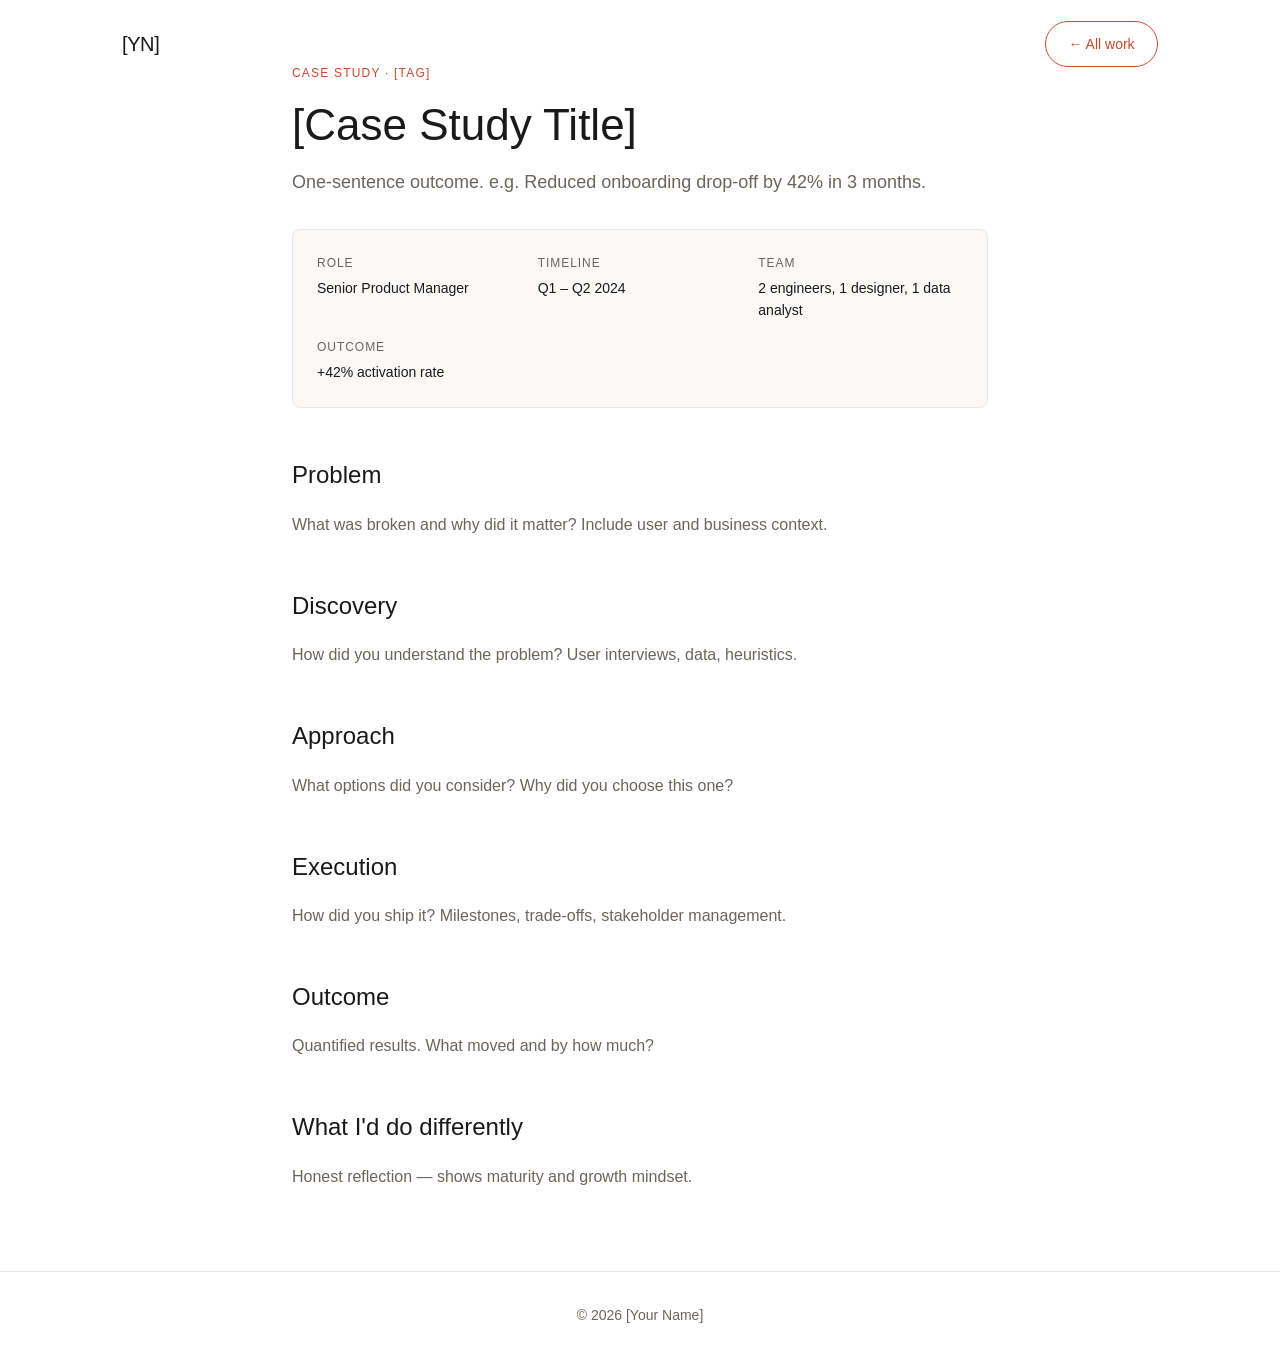
<file: sections/case-study-template.html>
<!DOCTYPE html>
<html lang="en">
<head>
  <meta charset="UTF-8" />
  <meta name="viewport" content="width=device-width, initial-scale=1.0" />
  <meta name="description" content="Case Study: [Title]" />
  <title>[Case Study Title] · [Your Name]</title>
  <link rel="icon" href="/assets/icons/favicon.svg" type="image/svg+xml" />
  <link rel="stylesheet" href="../css/reset.css" />
  <link rel="stylesheet" href="../css/tokens.css" />
  <link rel="stylesheet" href="../css/main.css" />
  <link rel="stylesheet" href="../css/case-study.css" />
</head>
<body>
  <header id="site-header">
    <nav class="nav container">
      <a href="../index.html" class="nav__logo">[YN]</a>
      <a href="../index.html#case-studies" class="btn btn--ghost btn--sm">← All work</a>
    </nav>
  </header>

  <main class="cs container">
    <!-- Header -->
    <header class="cs__header">
      <div class="cs__tag">Case Study · [Tag]</div>
      <h1 class="cs__title">[Case Study Title]</h1>
      <p class="cs__summary">One-sentence outcome. e.g. Reduced onboarding drop-off by 42% in 3 months.</p>

      <dl class="cs__meta">
        <div>
          <dt>Role</dt>
          <dd>Senior Product Manager</dd>
        </div>
        <div>
          <dt>Timeline</dt>
          <dd>Q1 – Q2 2024</dd>
        </div>
        <div>
          <dt>Team</dt>
          <dd>2 engineers, 1 designer, 1 data analyst</dd>
        </div>
        <div>
          <dt>Outcome</dt>
          <dd>+42% activation rate</dd>
        </div>
      </dl>
    </header>

    <!-- Body -->
    <article class="cs__body prose">
      <h2>Problem</h2>
      <p>What was broken and why did it matter? Include user and business context.</p>

      <h2>Discovery</h2>
      <p>How did you understand the problem? User interviews, data, heuristics.</p>

      <h2>Approach</h2>
      <p>What options did you consider? Why did you choose this one?</p>

      <h2>Execution</h2>
      <p>How did you ship it? Milestones, trade-offs, stakeholder management.</p>

      <h2>Outcome</h2>
      <p>Quantified results. What moved and by how much?</p>

      <h2>What I'd do differently</h2>
      <p>Honest reflection — shows maturity and growth mindset.</p>
    </article>
  </main>

  <footer class="footer">
    <div class="container">
      <p>© <span id="year"></span> [Your Name]</p>
    </div>
  </footer>

  <script src="../js/main.js"></script>
</body>
</html>
</file>
<file: css/tokens.css>
/* Design tokens — edit these to retheme the whole site */
:root {
  /* Colors */
  --color-bg:         #ffffff;
  --color-surface:    #faf9f8;
  --color-border:     #ebe7e4;
  --color-text:       #1a1a1a;
  --color-text-muted: #6b6560;
  --color-accent:     #c94b2c;
  --color-accent-hover: #a83920;
  --color-accent-glow: rgba(201, 75, 44, 0.25);

  /* Typography */
  --font-sans: "Helvetica Neue", Helvetica, Arial, sans-serif;
  --font-mono: "SF Mono", "Fira Code", monospace;

  --text-xs:   0.75rem;
  --text-sm:   0.875rem;
  --text-base: 1rem;
  --text-lg:   1.125rem;
  --text-xl:   1.25rem;
  --text-2xl:  1.5rem;
  --text-3xl:  2rem;
  --text-4xl:  2.75rem;
  --text-5xl:  3.75rem;

  --weight-normal: 300;
  --weight-medium: 300;
  --weight-semibold: 300;
  --weight-bold: 400;

  --leading-tight:  1.2;
  --leading-normal: 1.6;

  /* Spacing */
  --space-1:  0.25rem;
  --space-2:  0.5rem;
  --space-3:  0.75rem;
  --space-4:  1rem;
  --space-6:  1.5rem;
  --space-8:  2rem;
  --space-12: 3rem;
  --space-16: 4rem;
  --space-20: 5rem;
  --space-24: 6rem;

  /* Layout */
  --container-max: 1100px;
  --container-pad: clamp(1rem, 5vw, 2rem);

  /* Radii */
  --radius-sm: 4px;
  --radius-md: 8px;
  --radius-lg: 16px;
  --radius-full: 9999px;

  /* Shadows */
  --shadow-card: 0 1px 3px rgba(0,0,0,.06), 0 8px 24px rgba(0,0,0,.08);
  --shadow-accent: 0 2px 12px rgba(201, 75, 44, 0.3);

  /* Transitions */
  --transition-fast: 150ms ease;
  --transition-base: 250ms ease;
}
</file>
<file: css/main.css>
/* ============================================
   Base
   ============================================ */
body {
  font-family: var(--font-sans);
  font-size: var(--text-base);
  line-height: var(--leading-normal);
  color: var(--color-text);
  background-color: var(--color-bg);
}

.container {
  width: 100%;
  max-width: var(--container-max);
  margin-inline: auto;
  padding-inline: var(--container-pad);
}

.section {
  padding-block: var(--space-20);
}

.section__title {
  font-size: var(--text-3xl);
  font-weight: var(--weight-bold);
  line-height: var(--leading-tight);
  margin-bottom: var(--space-4);
}

.section__sub {
  color: var(--color-text-muted);
  margin-bottom: var(--space-12);
}

/* ============================================
   Buttons
   ============================================ */
.btn {
  display: inline-flex;
  align-items: center;
  gap: var(--space-2);
  padding: 0.65rem 1.4rem;
  border-radius: var(--radius-full);
  font-size: var(--text-sm);
  font-weight: 400;
  text-decoration: none;
  border: 1px solid transparent;
  cursor: pointer;
  transition: background var(--transition-fast), color var(--transition-fast), border-color var(--transition-fast);
}

.btn--primary {
  background: linear-gradient(135deg, #e8622a 0%, var(--color-accent) 100%);
  box-shadow: var(--shadow-accent);
  color: #fff;
}
.btn--primary:hover {
  background: linear-gradient(135deg, #f0855a 0%, #e06040 100%);
  box-shadow: 0 4px 16px var(--color-accent-glow);
}

.btn--ghost {
  background: transparent;
  border-color: var(--color-accent);
  color: var(--color-accent);
}
.btn--ghost:hover {
  background: var(--color-accent);
  border-color: var(--color-accent);
  color: #fff;
}

.btn--lg {
  padding: 0.85rem 2rem;
  font-size: var(--text-base);
}

/* ============================================
   Navigation
   ============================================ */
#site-header {
  position: fixed;
  top: 0;
  left: 0;
  right: 0;
  z-index: 100;
  background: transparent;
  transition: background var(--transition-base), backdrop-filter var(--transition-base);
}

#site-header.scrolled {
  background: rgba(255, 255, 255, 0.85);
  backdrop-filter: blur(12px);
  -webkit-backdrop-filter: blur(12px);
}

.nav {
  display: flex;
  align-items: center;
  justify-content: space-between;
  height: 88px;
  transition: height var(--transition-base);
}

#site-header.scrolled .nav {
  height: 60px;
}

#site-header.scrolled .nav__logo {
  font-size: var(--text-base);
}

#site-header {
  transition: box-shadow var(--transition-base);
}

#site-header.scrolled {
  box-shadow: 0 1px 12px rgba(0, 0, 0, 0.06);
}

.nav__logo {
  font-size: var(--text-xl);
  font-weight: var(--weight-bold);
  text-decoration: none;
  letter-spacing: -0.02em;
  color: #1a1a1a;
  transition: font-size var(--transition-base);
}

.nav__menu-wrap {
  display: flex;
  align-items: center;
  gap: var(--space-2);
}

.nav__hint {
  display: flex;
  align-items: center;
  gap: var(--space-1);
  color: var(--color-accent);
  font-family: "Caveat", cursive;
  font-size: 1.1rem;
  transform: rotate(-4deg);
  user-select: none;
}

.nav__menu-btn {
  display: flex;
  flex-direction: column;
  gap: 5px;
  background: none;
  border: none;
  cursor: pointer;
  padding: var(--space-2);
}
.nav__menu-btn span {
  display: block;
  width: 28px;
  height: 3px;
  background: var(--color-text);
  border-radius: 2px;
  transition: transform var(--transition-base), opacity var(--transition-base);
}

/* Hamburger → X animation */
.nav__menu-btn[aria-expanded="true"] span:nth-child(1) {
  transform: translateY(7px) rotate(45deg);
}
.nav__menu-btn[aria-expanded="true"] span:nth-child(2) {
  opacity: 0;
}
.nav__menu-btn[aria-expanded="true"] span:nth-child(3) {
  transform: translateY(-7px) rotate(-45deg);
}

/* ============================================
   Drawer
   ============================================ */
.drawer-overlay {
  position: fixed;
  inset: 0;
  z-index: 200;
  background: rgba(0, 0, 0, 0.3);
  opacity: 0;
  pointer-events: none;
  transition: opacity var(--transition-base);
}
.drawer-overlay.is-open {
  opacity: 1;
  pointer-events: auto;
}

.drawer {
  position: fixed;
  top: 0;
  right: 0;
  z-index: 201;
  width: min(320px, 85vw);
  height: 100dvh;
  background: var(--color-bg);
  border-left: 1px solid var(--color-border);
  padding: var(--space-8) var(--space-8);
  display: flex;
  flex-direction: column;
  transform: translateX(100%);
  transition: transform var(--transition-base);
  box-shadow: -4px 0 24px rgba(0, 0, 0, 0.08);
}
.drawer.is-open {
  transform: translateX(0);
}

.drawer__close {
  align-self: flex-end;
  background: none;
  border: none;
  font-size: var(--text-lg);
  color: var(--color-text-muted);
  cursor: pointer;
  padding: var(--space-1);
  line-height: 1;
  transition: color var(--transition-fast);
  margin-bottom: var(--space-8);
}
.drawer__close:hover { color: var(--color-text); }

.drawer__links {
  display: flex;
  flex-direction: column;
  gap: var(--space-2);
  list-style: none;
}

.drawer__links a {
  display: block;
  font-size: var(--text-lg);
  font-weight: var(--weight-medium);
  text-decoration: none;
  color: var(--color-text-muted);
  padding-block: var(--space-3);
  transition: color var(--transition-fast);
}
.drawer__links a:hover { color: var(--color-text); }

.drawer__links .btn {
  margin-top: var(--space-4);
  width: 100%;
  justify-content: center;
  border-bottom: none;
  color: #fff;
}

/* ============================================
   Hero
   ============================================ */
.hero {
  position: relative;
  width: 100%;
  min-height: 100dvh;
  display: flex;
  align-items: center;
  background: linear-gradient(135deg, rgba(201, 75, 44, 0.22) 0%, rgba(255, 255, 255, 0) 65%);
}

.hero__arrow {
  position: absolute;
  bottom: var(--space-2);
  left: 50%;
  transform: translateX(-50%);
  width: 56px;
  pointer-events: none;
}

.hero__inner {
  display: grid;
  grid-template-columns: 1fr 1fr;
  gap: var(--space-16);
  align-items: center;
  padding-top: calc((88px + var(--space-16)) * 0.63);
  padding-bottom: var(--space-16);
}

.hero__visual {
  display: flex;
  justify-content: center;
  align-items: center;
}

@media (max-width: 768px) {
  .hero__inner {
    grid-template-columns: 1fr;
    padding-top: calc(88px + var(--space-12));
    padding-bottom: var(--space-12);
  }
  .hero__visual {
    display: none;
  }
}

.hero__eyebrow {
  font-size: var(--text-sm);
  font-weight: var(--weight-medium);
  text-transform: uppercase;
  letter-spacing: 0.1em;
  color: var(--color-accent);
  margin-bottom: var(--space-4);
}

.hero__headline {
  font-size: clamp(var(--text-3xl), 6vw, var(--text-5xl));
  font-weight: var(--weight-bold);
  line-height: var(--leading-tight);
  letter-spacing: -0.02em;
  margin-bottom: var(--space-6);
}

.hero__sub {
  font-size: var(--text-lg);
  color: var(--color-text-muted);
  max-width: 520px;
  margin-bottom: var(--space-8);
}

.hero__cta {
  display: flex;
  flex-wrap: wrap;
  gap: var(--space-3);
}

/* ============================================
   Company Logos
   ============================================ */
.companies {
  padding-block: var(--space-12);
  background: linear-gradient(to right, #3a3632 0%, #000000 50%, #3a3632 100%);
  border-width: 5px 10px;
  border-style: solid;
  border-color: #ffffff;
}

.companies__current {
  text-align: center;
  margin-bottom: var(--space-8);
}

.companies__current-role {
  font-size: var(--text-2xl);
  font-weight: var(--weight-bold);
  color: #ffffff;
  margin-top: var(--space-2);
}

.companies__current-role span {
  color: var(--color-accent);
}

.companies__label {
  font-size: var(--text-xs);
  text-transform: uppercase;
  letter-spacing: 0.1em;
  color: rgba(255, 255, 255, 0.45);
  margin-bottom: var(--space-6);
  text-align: center;
}

.companies__list {
  display: flex;
  flex-wrap: wrap;
  justify-content: center;
  gap: var(--space-8);
  color: rgba(255, 255, 255, 0.7);
  font-weight: var(--weight-semibold);
}

/* ============================================
   About
   ============================================ */
.about__grid {
  display: grid;
  grid-template-columns: 1fr 1fr;
  gap: var(--space-16);
  align-items: center;
}

.about__image img {
  width: 100%;
  aspect-ratio: 1;
  object-fit: cover;
  border-radius: var(--radius-lg);
  filter: grayscale(20%);
}

.about__content p {
  color: var(--color-text-muted);
  margin-bottom: var(--space-4);
}

.about__highlights {
  margin-top: var(--space-6);
  display: flex;
  flex-direction: column;
  gap: var(--space-2);
}
.about__highlights li {
  font-size: var(--text-sm);
  padding-left: var(--space-4);
  position: relative;
  color: var(--color-text-muted);
}
.about__highlights li::before {
  content: "→";
  position: absolute;
  left: 0;
  color: var(--color-accent);
}

@media (max-width: 768px) {
  .about__grid { grid-template-columns: 1fr; }
  .about__image { max-width: 260px; }
}

/* ============================================
   Timeline (Work)
   ============================================ */
.timeline {
  display: flex;
  flex-direction: column;
  gap: var(--space-8);
  margin-top: var(--space-8);
  border-left: 2px solid var(--color-border);
  padding-left: var(--space-8);
}

.timeline__item { position: relative; }
.timeline__item::before {
  content: "";
  position: absolute;
  left: calc(-1 * var(--space-8) - 5px);
  top: 6px;
  width: 10px;
  height: 10px;
  border-radius: 50%;
  background: var(--color-accent);
}

.timeline__date {
  font-size: var(--text-xs);
  text-transform: uppercase;
  letter-spacing: 0.08em;
  color: var(--color-text-muted);
}

.timeline__role {
  font-size: var(--text-xl);
  font-weight: var(--weight-semibold);
  margin-top: var(--space-1);
}

.timeline__company {
  font-size: var(--text-sm);
  color: var(--color-accent);
  margin-bottom: var(--space-2);
}

.timeline__desc { color: var(--color-text-muted); }

/* ============================================
   Case Study Cards
   ============================================ */
.cards {
  display: grid;
  grid-template-columns: repeat(auto-fill, minmax(300px, 1fr));
  gap: var(--space-6);
  margin-top: var(--space-8);
}

.card {
  background: var(--color-surface);
  border: 1px solid var(--color-border);
  border-radius: var(--radius-lg);
  padding: var(--space-8);
  transition: border-color var(--transition-base), transform var(--transition-base);
}
.card:hover {
  border-color: var(--color-accent);
  transform: translateY(-2px);
}

.card__tag {
  display: inline-block;
  font-size: var(--text-xs);
  font-weight: var(--weight-semibold);
  text-transform: uppercase;
  letter-spacing: 0.08em;
  color: var(--color-accent);
  margin-bottom: var(--space-3);
}

.card__title {
  font-size: var(--text-xl);
  font-weight: var(--weight-semibold);
  margin-bottom: var(--space-3);
}

.card__desc {
  font-size: var(--text-sm);
  color: var(--color-text-muted);
  margin-bottom: var(--space-6);
}

.card__link {
  font-size: var(--text-sm);
  font-weight: var(--weight-medium);
  color: var(--color-accent);
  text-decoration: none;
  transition: color var(--transition-fast);
}
.card__link:hover { color: var(--color-accent-hover); }

/* ============================================
   Skills
   ============================================ */
.skills__grid {
  display: grid;
  grid-template-columns: repeat(auto-fill, minmax(200px, 1fr));
  gap: var(--space-8);
  margin-top: var(--space-8);
}

.skill-group__title {
  font-size: var(--text-sm);
  font-weight: var(--weight-semibold);
  text-transform: uppercase;
  letter-spacing: 0.08em;
  color: var(--color-accent);
  margin-bottom: var(--space-4);
}

.skill-group ul {
  display: flex;
  flex-direction: column;
  gap: var(--space-2);
}

.skill-group li {
  font-size: var(--text-sm);
  color: var(--color-text-muted);
}

/* ============================================
   Contact
   ============================================ */
.contact__inner {
  text-align: center;
  max-width: 560px;
  margin-inline: auto;
}

.contact__sub {
  color: var(--color-text-muted);
  margin-bottom: var(--space-8);
}

.social {
  display: flex;
  justify-content: center;
  gap: var(--space-6);
  margin-top: var(--space-6);
}

.social a {
  font-size: var(--text-sm);
  color: var(--color-text-muted);
  text-decoration: none;
  transition: color var(--transition-fast);
}
.social a:hover { color: var(--color-text); }

/* ============================================
   Footer
   ============================================ */
.footer {
  padding-block: var(--space-8);
  border-top: 1px solid var(--color-border);
  text-align: center;
  font-size: var(--text-sm);
  color: var(--color-text-muted);
}

/* ============================================
   MacBook Mockup
   ============================================ */
.macbook {
  width: 100%;
  max-width: 480px;
  filter: drop-shadow(0 24px 48px rgba(0, 0, 0, 0.13));
}

.macbook__lid {
  background: #c8c7c5;
  border-radius: 10px 10px 2px 2px;
  padding: 8px 8px 0;
}

.macbook__screen-bezel {
  background: #1a1a1a;
  border-radius: 6px 6px 0 0;
  overflow: hidden;
}

.macbook__chrome {
  display: flex;
  align-items: center;
  gap: 4px;
  padding: 5px 8px;
  background: #efefef;
  border-bottom: 1px solid #ddd;
}

.macbook__dot {
  width: 7px;
  height: 7px;
  border-radius: 50%;
  flex-shrink: 0;
}
.macbook__dot--red    { background: #ff5f57; }
.macbook__dot--yellow { background: #ffbd2e; }
.macbook__dot--green  { background: #28c840; }

.macbook__address-bar {
  flex: 1;
  height: 12px;
  background: #e0e0e0;
  border-radius: 3px;
  margin-inline: 6px;
}

.macbook__viewport {
  position: relative;
  aspect-ratio: 16 / 9;
  overflow: hidden;
  background: #f5f4f2;
}

.macbook__base {
  display: flex;
  flex-direction: column;
  align-items: center;
}

.macbook__hinge {
  width: 18%;
  height: 5px;
  background: #a8a7a5;
  border-radius: 0 0 3px 3px;
}

.macbook__bottom {
  width: 100%;
  height: 10px;
  background: linear-gradient(to bottom, #c8c7c5, #a8a7a5);
  border-radius: 0 0 6px 6px;
}

/* Slide crossfade animation */
.macbook__slide {
  position: absolute;
  inset: 0;
  opacity: 0;
  animation: saas-fade 15s infinite;
}
.macbook__slide:nth-child(1) { animation-delay: 0s; }
.macbook__slide:nth-child(2) { animation-delay: 5s; }
.macbook__slide:nth-child(3) { animation-delay: 10s; }

@keyframes saas-fade {
  0%    { opacity: 0; }
  7%    { opacity: 1; }  /* ~1s fade in */
  27%   { opacity: 1; }  /* hold for ~3s */
  33%   { opacity: 0; }  /* ~1s fade out */
  100%  { opacity: 0; }
}

@media (prefers-reduced-motion: reduce) {
  .macbook__slide { animation: none; opacity: 0; }
  .macbook__slide:nth-child(1) { opacity: 1; }
}

/* ============================================
   Mock SaaS UI (inside MacBook slides)
   ============================================ */
.mock {
  display: flex;
  height: 100%;
  background: #f8f7f5;
}

.mock__sidebar {
  width: 14%;
  background: #1e1e1e;
  display: flex;
  flex-direction: column;
  gap: 4px;
  padding: 8px 6px;
  flex-shrink: 0;
}

.mock__logo-area {
  width: 20px;
  height: 20px;
  border-radius: 4px;
  background: var(--color-accent);
  margin-bottom: 8px;
}

.mock__nav-item {
  height: 5px;
  border-radius: 3px;
  background: rgba(255, 255, 255, 0.18);
}

.mock__nav-item--active {
  background: rgba(255, 255, 255, 0.65);
  width: 80%;
}

.mock__body {
  flex: 1;
  display: flex;
  flex-direction: column;
  padding: 8px 10px;
  gap: 5px;
  overflow: hidden;
}

.mock__topbar {
  display: flex;
  align-items: center;
  justify-content: space-between;
  margin-bottom: 2px;
}

.mock__page-title {
  width: 70px;
  height: 7px;
  background: #1a1a1a;
  border-radius: 3px;
}

.mock__topbar-action {
  width: 36px;
  height: 13px;
  border-radius: 3px;
  background: var(--color-accent);
}

/* Metric cards */
.mock__metrics-row {
  display: flex;
  gap: 5px;
}

.mock__metric {
  flex: 1;
  background: #fff;
  border: 1px solid #ebe7e4;
  border-radius: 4px;
  padding: 6px;
}

.mock__metric-val {
  width: 36px;
  height: 9px;
  background: #1a1a1a;
  border-radius: 2px;
  margin-bottom: 4px;
}

.mock__metric-val--accent {
  background: var(--color-accent);
}

.mock__metric-label {
  width: 26px;
  height: 4px;
  background: #d0cec8;
  border-radius: 2px;
}

/* Bar chart */
.mock__chart {
  flex: 1;
  background: #fff;
  border: 1px solid #ebe7e4;
  border-radius: 4px;
  padding: 8px 8px 4px;
  display: flex;
  align-items: flex-end;
}

.mock__bar-group {
  display: flex;
  align-items: flex-end;
  gap: 3px;
  width: 100%;
  height: 100%;
}

.mock__bar {
  flex: 1;
  height: var(--bar-h, 50%);
  background: #d0cec8;
  border-radius: 2px 2px 0 0;
}

.mock__bar--accent { background: var(--color-accent); opacity: 0.75; }

/* Task rows */
.mock__task-row {
  display: flex;
  align-items: center;
  gap: 5px;
  padding: 4px 5px;
  background: #fff;
  border: 1px solid #ebe7e4;
  border-radius: 4px;
}

.mock__task-row--active {
  border-color: var(--color-accent);
  background: rgba(201, 75, 44, 0.04);
}

.mock__task-check {
  width: 9px;
  height: 9px;
  border-radius: 50%;
  border: 1.5px solid #ccc;
  flex-shrink: 0;
}

.mock__task-check--done {
  background: #28c840;
  border-color: #28c840;
}

.mock__task-text {
  height: 5px;
  background: #d0cec8;
  border-radius: 2px;
}

.mock__task-text--done { opacity: 0.35; }

/* Badges */
.mock__badge {
  height: 11px;
  width: 30px;
  border-radius: 99px;
  flex-shrink: 0;
}
.mock__badge--green  { background: rgba(40, 200, 64, 0.22); }
.mock__badge--yellow { background: rgba(255, 189, 46, 0.32); }
.mock__badge--blue   { background: rgba(88, 130, 230, 0.22); }
.mock__badge--accent { background: rgba(201, 75, 44, 0.22); }
.mock__badge--gray   { background: rgba(0, 0, 0, 0.08); }

/* CRM table */
.mock__table {
  flex: 1;
  display: flex;
  flex-direction: column;
  gap: 4px;
  overflow: hidden;
}

.mock__table-head {
  display: flex;
  gap: 5px;
  padding: 3px 5px;
  align-items: center;
}

.mock__th {
  flex: 1;
  height: 4px;
  background: #d0cec8;
  border-radius: 2px;
}

.mock__table-row {
  display: flex;
  align-items: center;
  gap: 5px;
  padding: 5px;
  background: #fff;
  border: 1px solid #ebe7e4;
  border-radius: 4px;
}

.mock__td-user {
  display: flex;
  align-items: center;
  gap: 4px;
  flex: 2;
}

.mock__avatar {
  width: 14px;
  height: 14px;
  border-radius: 50%;
  flex-shrink: 0;
}
.mock__avatar--a { background: var(--color-accent); }
.mock__avatar--b { background: #5b8fe8; }
.mock__avatar--c { background: #28c840; }

.mock__user-info {
  display: flex;
  flex-direction: column;
  gap: 2px;
  flex: 1;
}

.mock__user-name {
  height: 5px;
  background: #1a1a1a;
  border-radius: 2px;
  width: 55px;
}

.mock__user-sub {
  height: 4px;
  background: #d0cec8;
  border-radius: 2px;
  width: 36px;
}

.mock__td-text {
  flex: 1;
  height: 5px;
  background: #d0cec8;
  border-radius: 2px;
}
</file>
<file: css/case-study.css>
/* Case study page styles */
.cs {
  padding-block: var(--space-16);
  max-width: 760px;
}

.cs__header { margin-bottom: var(--space-12); }

.cs__tag {
  font-size: var(--text-xs);
  text-transform: uppercase;
  letter-spacing: 0.1em;
  color: var(--color-accent);
  margin-bottom: var(--space-4);
}

.cs__title {
  font-size: clamp(var(--text-2xl), 4vw, var(--text-4xl));
  font-weight: var(--weight-bold);
  line-height: var(--leading-tight);
  margin-bottom: var(--space-4);
}

.cs__summary {
  font-size: var(--text-lg);
  color: var(--color-text-muted);
  margin-bottom: var(--space-8);
}

.cs__meta {
  display: grid;
  grid-template-columns: repeat(auto-fill, minmax(160px, 1fr));
  gap: var(--space-4);
  padding: var(--space-6);
  background: var(--color-surface);
  border-radius: var(--radius-md);
  border: 1px solid var(--color-border);
}

.cs__meta dt {
  font-size: var(--text-xs);
  text-transform: uppercase;
  letter-spacing: 0.08em;
  color: var(--color-text-muted);
  margin-bottom: var(--space-1);
}

.cs__meta dd {
  font-size: var(--text-sm);
  font-weight: var(--weight-medium);
}

/* Prose styles */
.prose h2 {
  font-size: var(--text-2xl);
  font-weight: var(--weight-bold);
  margin-top: var(--space-12);
  margin-bottom: var(--space-4);
}

.prose p {
  color: var(--color-text-muted);
  margin-bottom: var(--space-4);
  line-height: 1.75;
}

.prose ul, .prose ol {
  padding-left: var(--space-6);
  color: var(--color-text-muted);
  margin-bottom: var(--space-4);
}

.prose li { margin-bottom: var(--space-2); }

.prose blockquote {
  border-left: 3px solid var(--color-accent);
  padding-left: var(--space-4);
  font-style: italic;
  color: var(--color-text-muted);
  margin-block: var(--space-6);
}
</file>
